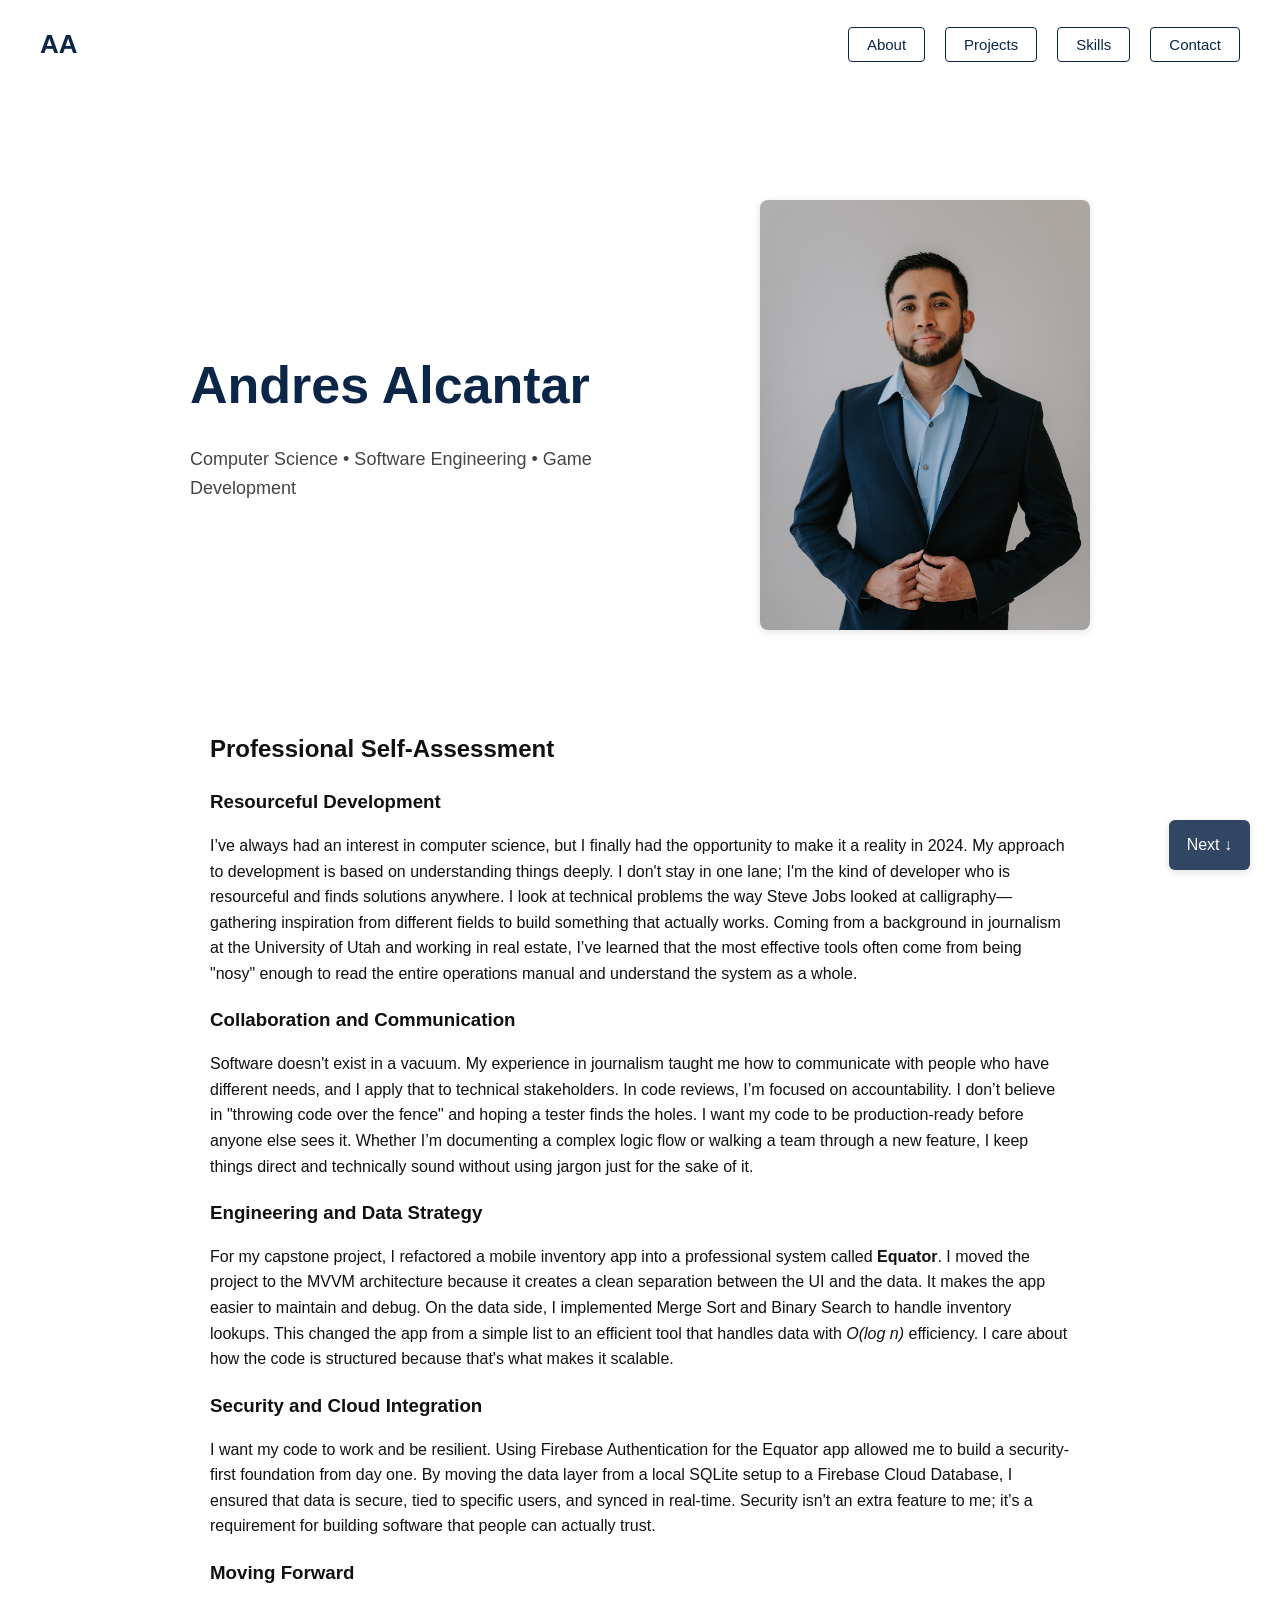
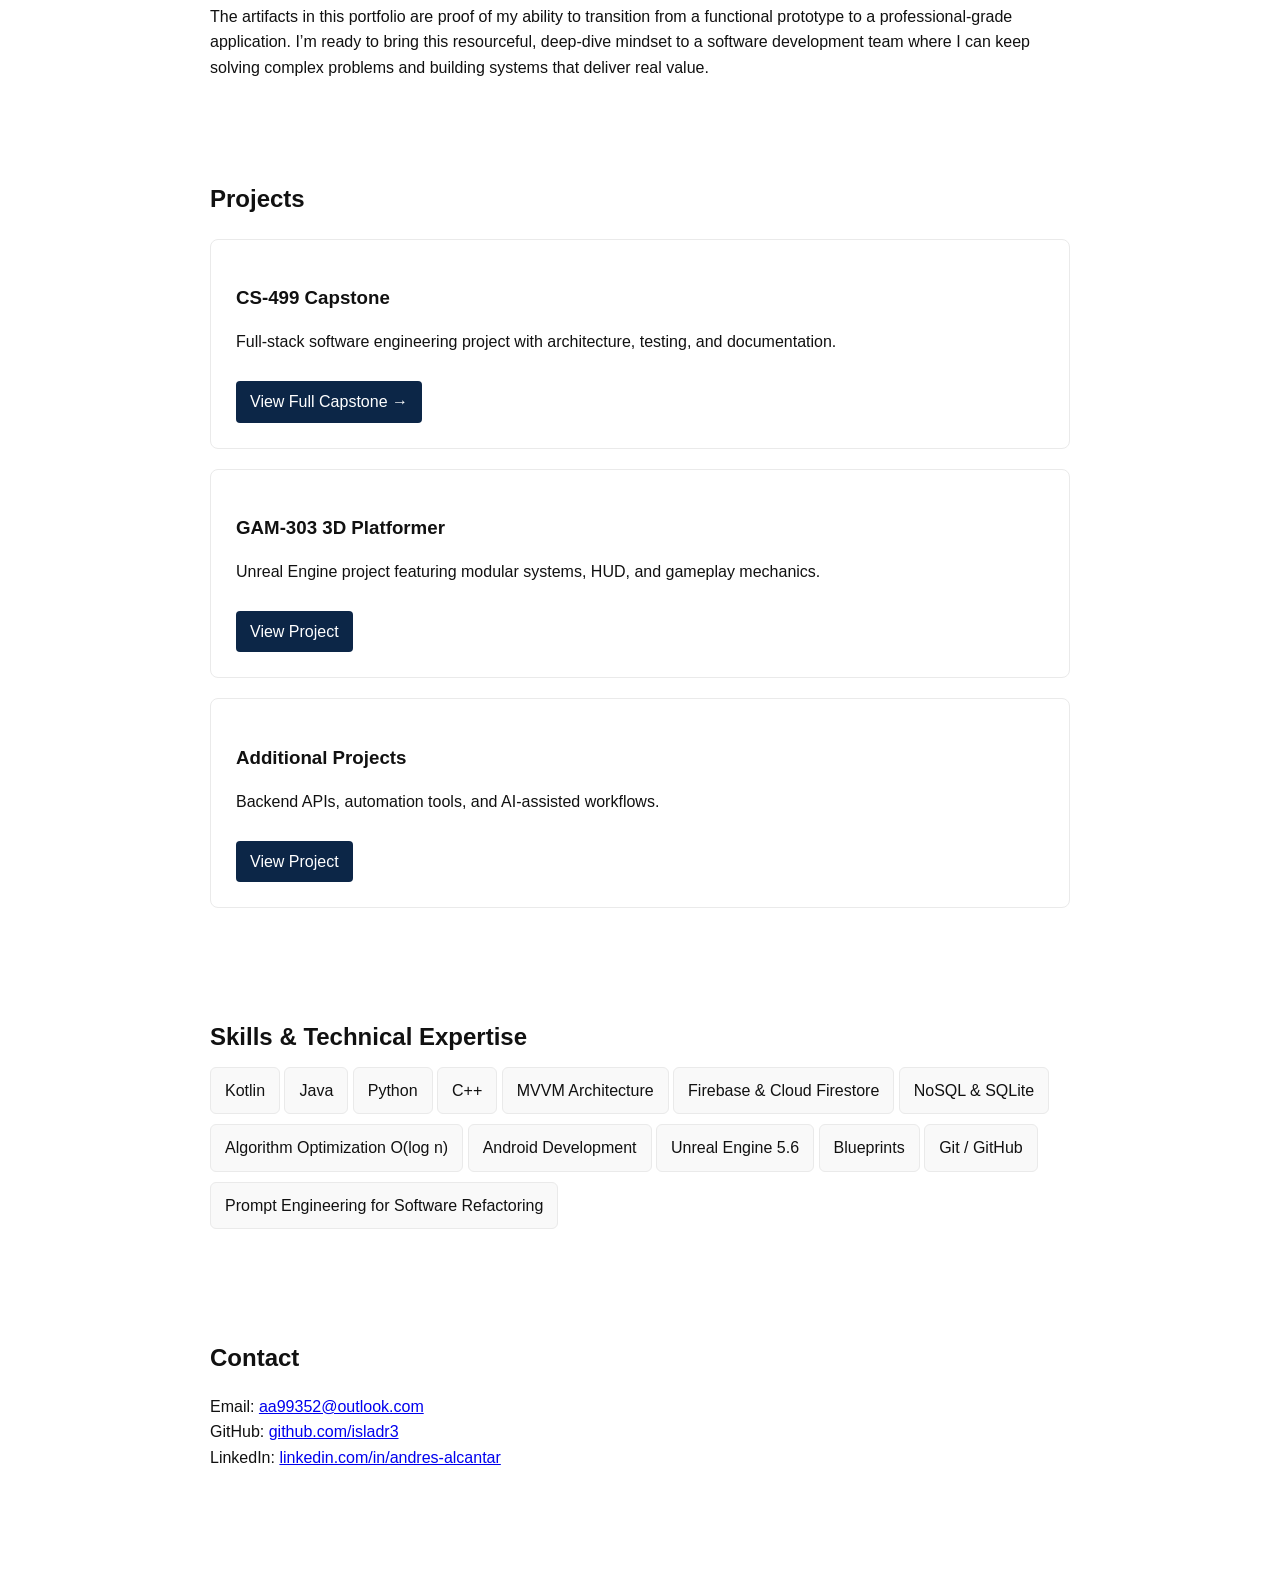
<file: index.html>
<!DOCTYPE html>
<html lang="en">
<head>
    <meta charset="UTF-8">
    <meta name="viewport" content="width=device-width, initial-scale=1.0">
    <title>Andres Alcantar | Portfolio</title>
    <link rel="stylesheet" href="style.css">
</head>
<body>

    <!-- NAVBAR -->
    <nav>
        <div class="logo">AA</div>
        <ul>
            <li><a href="#about">About</a></li>
            <li><a href="#projects">Projects</a></li>
            <li><a href="#skills">Skills</a></li>
            <li><a href="#contact">Contact</a></li>
        </ul>
    </nav>

    <!-- COMPACT HERO -->
<header id="hero" class="hero">
    <div class="hero-container">
        
        <div class="hero-text">
            <h1>Andres Alcantar</h1>
            <p>Computer Science • Software Engineering • Game Development</p>
        </div>

        <img src="assets/images/headshot.jpeg" alt="Andres Alcantar Headshot" class="headshot">
    </div>
</header>



    <!-- ABOUT -->
 <section id="about" class="section hidden">
        <h2>Professional Self-Assessment</h2>
        
        <div class="assessment-content">
            <h3>Resourceful Development</h3>
            <p>
                I’ve always had an interest in computer science, but I finally had the opportunity to make it a reality in 2024. My approach to development is based on understanding things deeply. I don't stay in one lane; I'm the kind of developer who is resourceful and finds solutions anywhere. I look at technical problems the way Steve Jobs looked at calligraphy—gathering inspiration from different fields to build something that actually works. Coming from a background in journalism at the University of Utah and working in real estate, I’ve learned that the most effective tools often come from being "nosy" enough to read the entire operations manual and understand the system as a whole.
            </p>

            <h3>Collaboration and Communication</h3>
            <p>
                Software doesn't exist in a vacuum. My experience in journalism taught me how to communicate with people who have different needs, and I apply that to technical stakeholders. In code reviews, I’m focused on accountability. I don’t believe in "throwing code over the fence" and hoping a tester finds the holes. I want my code to be production-ready before anyone else sees it. Whether I’m documenting a complex logic flow or walking a team through a new feature, I keep things direct and technically sound without using jargon just for the sake of it.
            </p>

            <h3>Engineering and Data Strategy</h3>
            <p>
                For my capstone project, I refactored a mobile inventory app into a professional system called <strong>Equator</strong>. I moved the project to the MVVM architecture because it creates a clean separation between the UI and the data. It makes the app easier to maintain and debug. On the data side, I implemented Merge Sort and Binary Search to handle inventory lookups. This changed the app from a simple list to an efficient tool that handles data with <em>O(log n)</em> efficiency. I care about how the code is structured because that's what makes it scalable.
            </p>

            <h3>Security and Cloud Integration</h3>
            <p>
                I want my code to work and be resilient. Using Firebase Authentication for the Equator app allowed me to build a security-first foundation from day one. By moving the data layer from a local SQLite setup to a Firebase Cloud Database, I ensured that data is secure, tied to specific users, and synced in real-time. Security isn't an extra feature to me; it’s a requirement for building software that people can actually trust.
            </p>

            <h3>Moving Forward</h3>
            <p>
                The artifacts in this portfolio are proof of my ability to transition from a functional prototype to a professional-grade application. I’m ready to bring this resourceful, deep-dive mindset to a software development team where I can keep solving complex problems and building systems that deliver real value.
            </p>
        </div>
    </section>

    <!-- PROJECTS -->
    <section id="projects" class="section hidden">
        <h2>Projects</h2>

        <div class="project-card">
            <h3>CS‑499 Capstone</h3>
            <p>Full‑stack software engineering project with architecture, testing, and documentation.</p>
<a class="btn" href="capstone.html">View Full Capstone →</a>
        </div>

        <div class="project-card">
            <h3>GAM‑303 3D Platformer</h3>
            <p>Unreal Engine project featuring modular systems, HUD, and gameplay mechanics.</p>
            <a href="#" class="btn">View Project</a>
        </div>

        <div class="project-card">
            <h3>Additional Projects</h3>
            <p>Backend APIs, automation tools, and AI‑assisted workflows.</p>
            <a href="#" class="btn">View Project</a>
        </div>
    </section>

<!-- SKILLS -->
<section id="skills" class="section">
    <h2>Skills & Technical Expertise</h2>
    <div class="skills-grid">
        <div class="skill-badge">Kotlin</div>
        <div class="skill-badge">Java</div>
        <div class="skill-badge">Python</div>
        <div class="skill-badge">C++</div>
        
        <div class="skill-badge">MVVM Architecture</div>
        <div class="skill-badge">Firebase & Cloud Firestore</div>
        <div class="skill-badge">NoSQL & SQLite</div>
        <div class="skill-badge">Algorithm Optimization O(log n)</div>
        
        <div class="skill-badge">Android Development</div>
        <div class="skill-badge">Unreal Engine 5.6</div>
        <div class="skill-badge">Blueprints</div>
        
        <div class="skill-badge">Git / GitHub</div>
        <div class="skill-badge">Prompt Engineering for Software Refactoring</div>
    </div>
</section>

    <!-- CONTACT -->
<section id="contact" class="section">
    <h2>Contact</h2>
    <p>
        Email: <a href="mailto:aa99352@outlook.com">aa99352@outlook.com</a><br>
        GitHub: <a href="https://github.com/isladr3" target="_blank">github.com/isladr3</a><br>
        LinkedIn: <a href="https://www.linkedin.com/in/andres-alcantar/" target="_blank">linkedin.com/in/andres-alcantar</a>
    </p>
</section>

    <a id="next-section-btn" class="floating-next">Next ↓</a>


    <script src="script.js"></script>
</body>
</html>
</file>
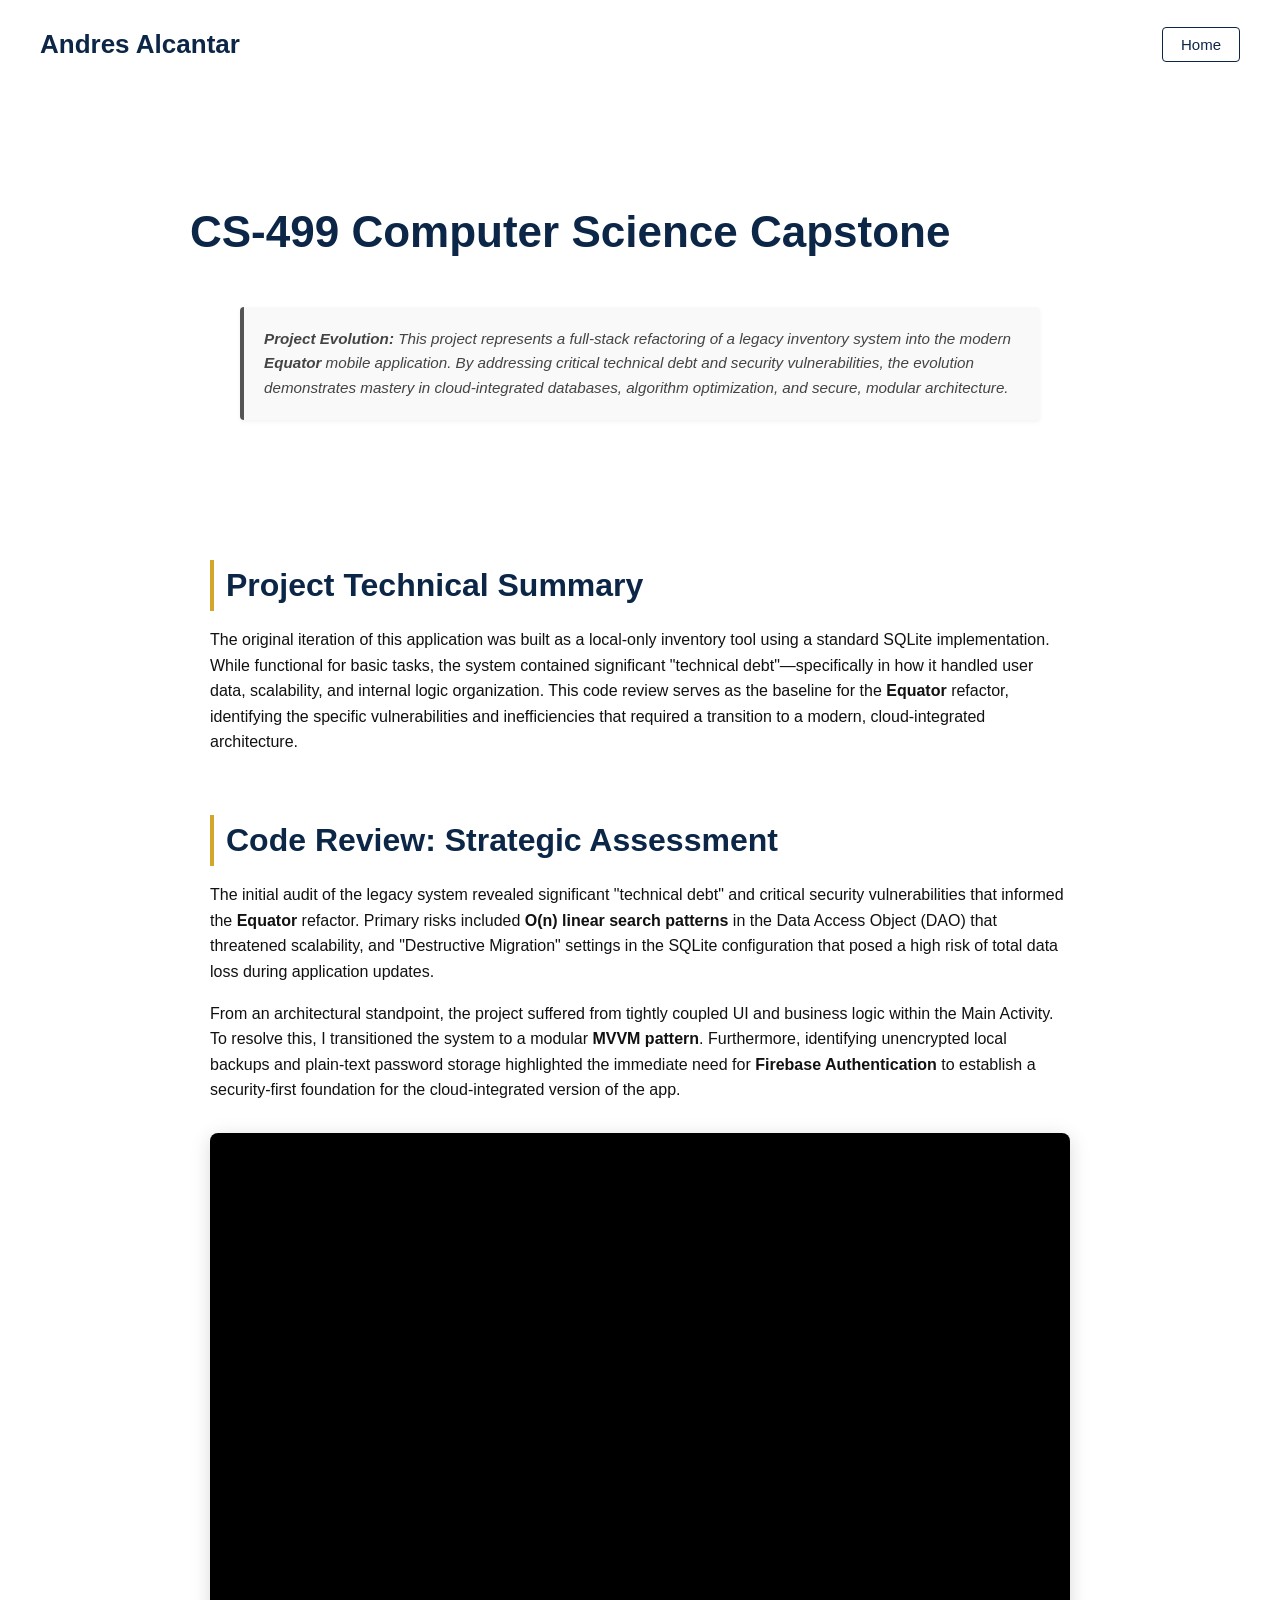
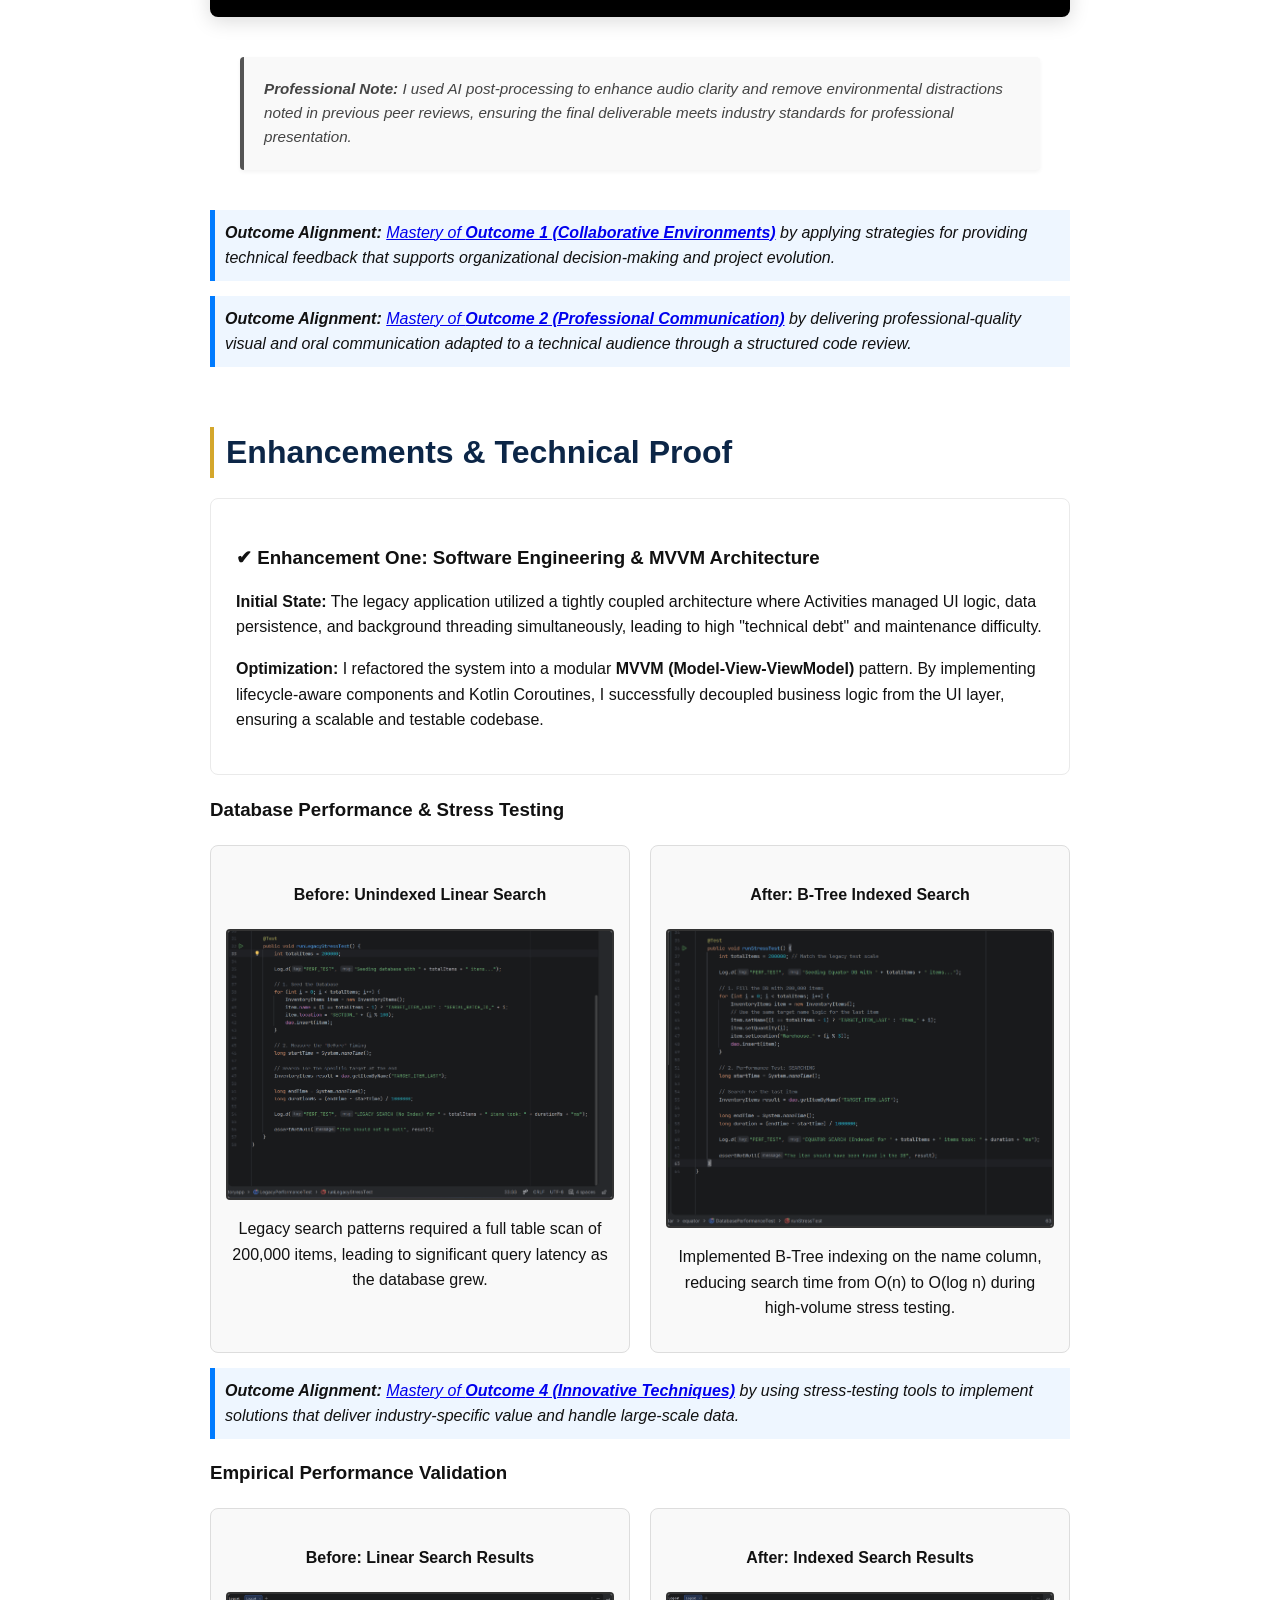
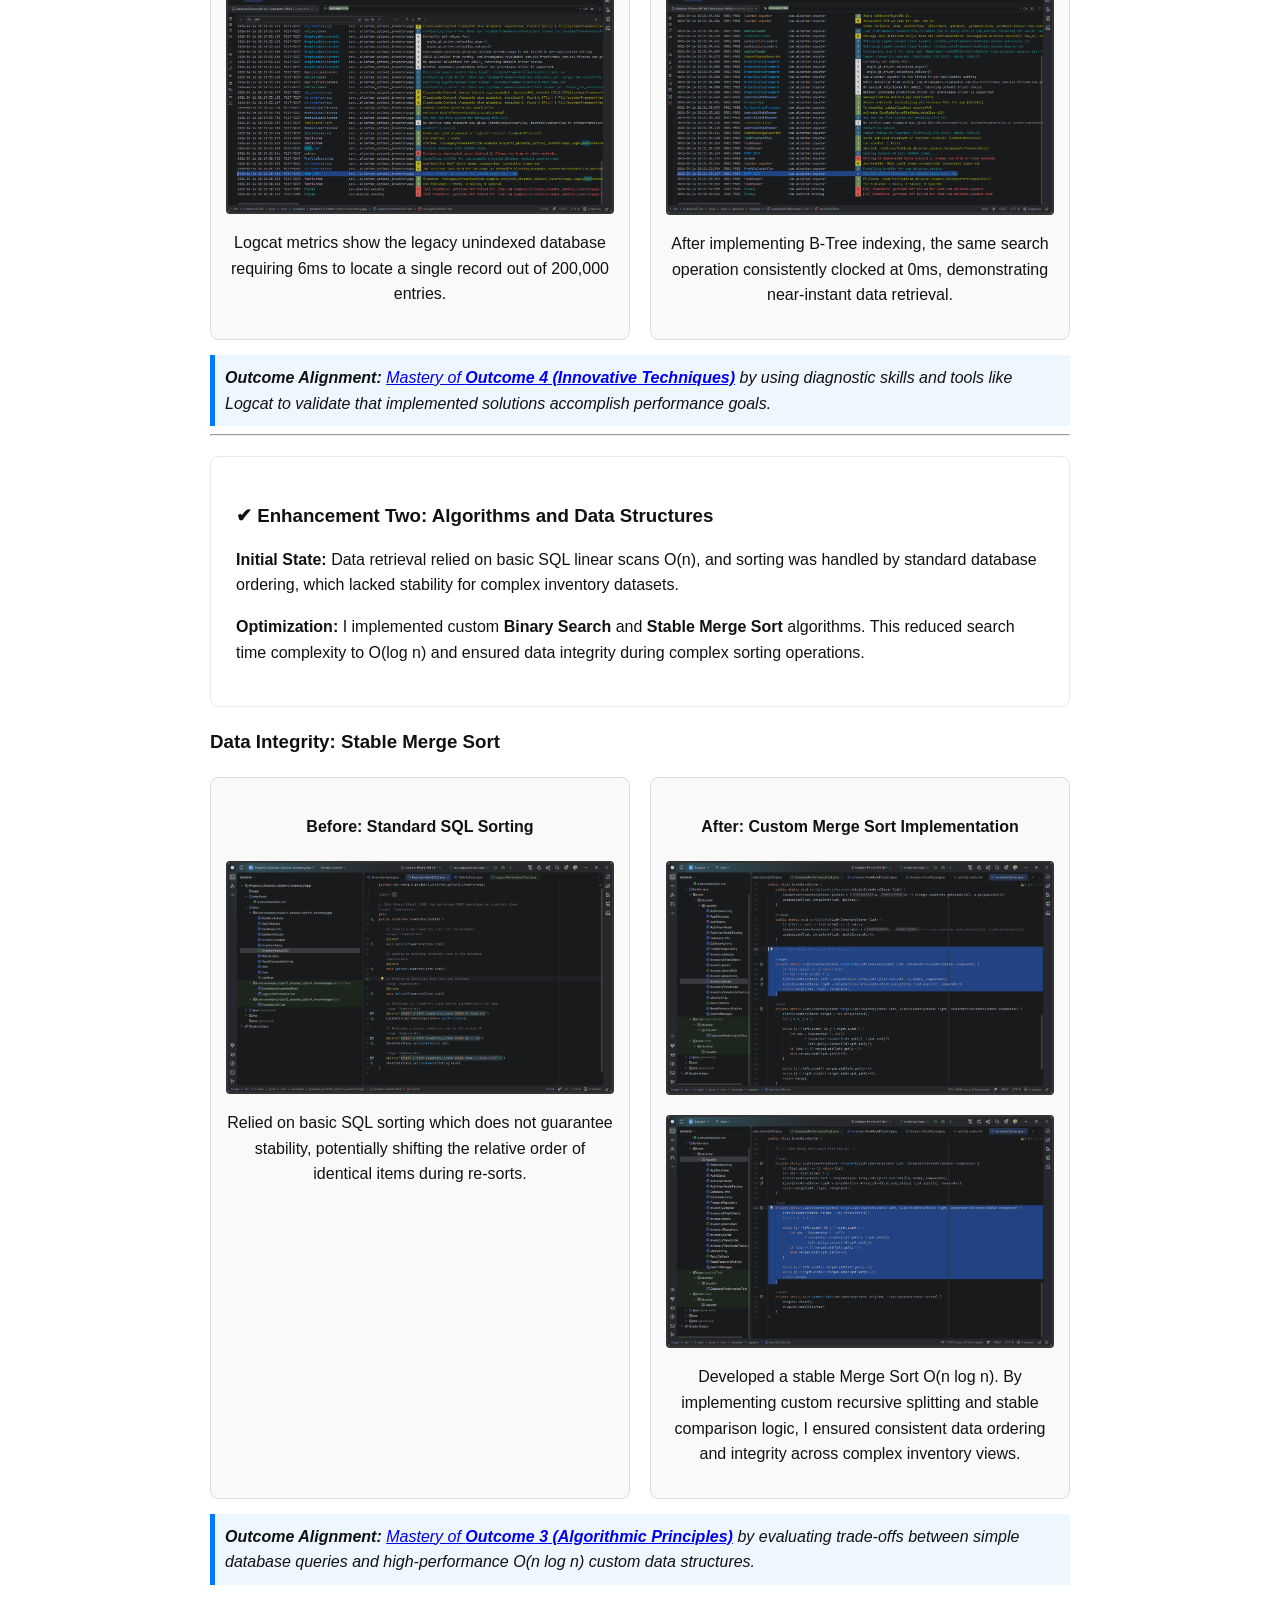
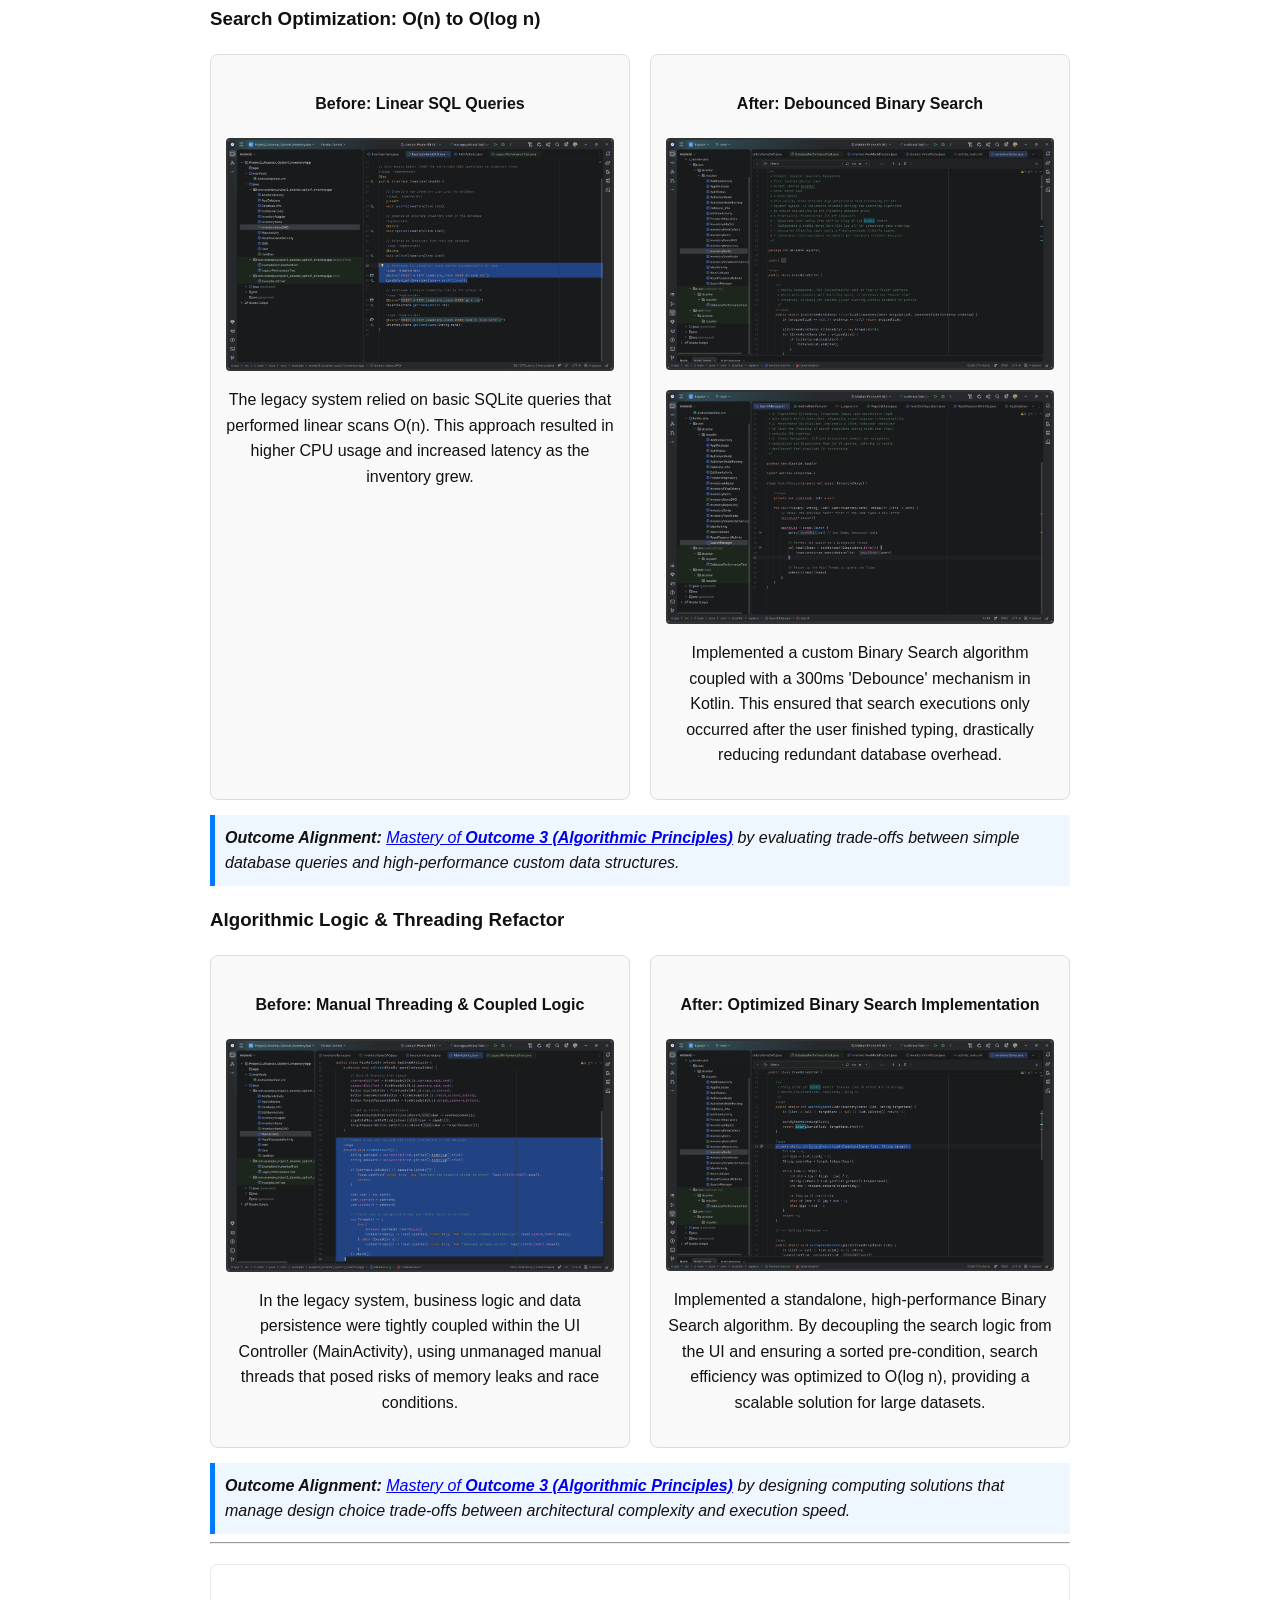
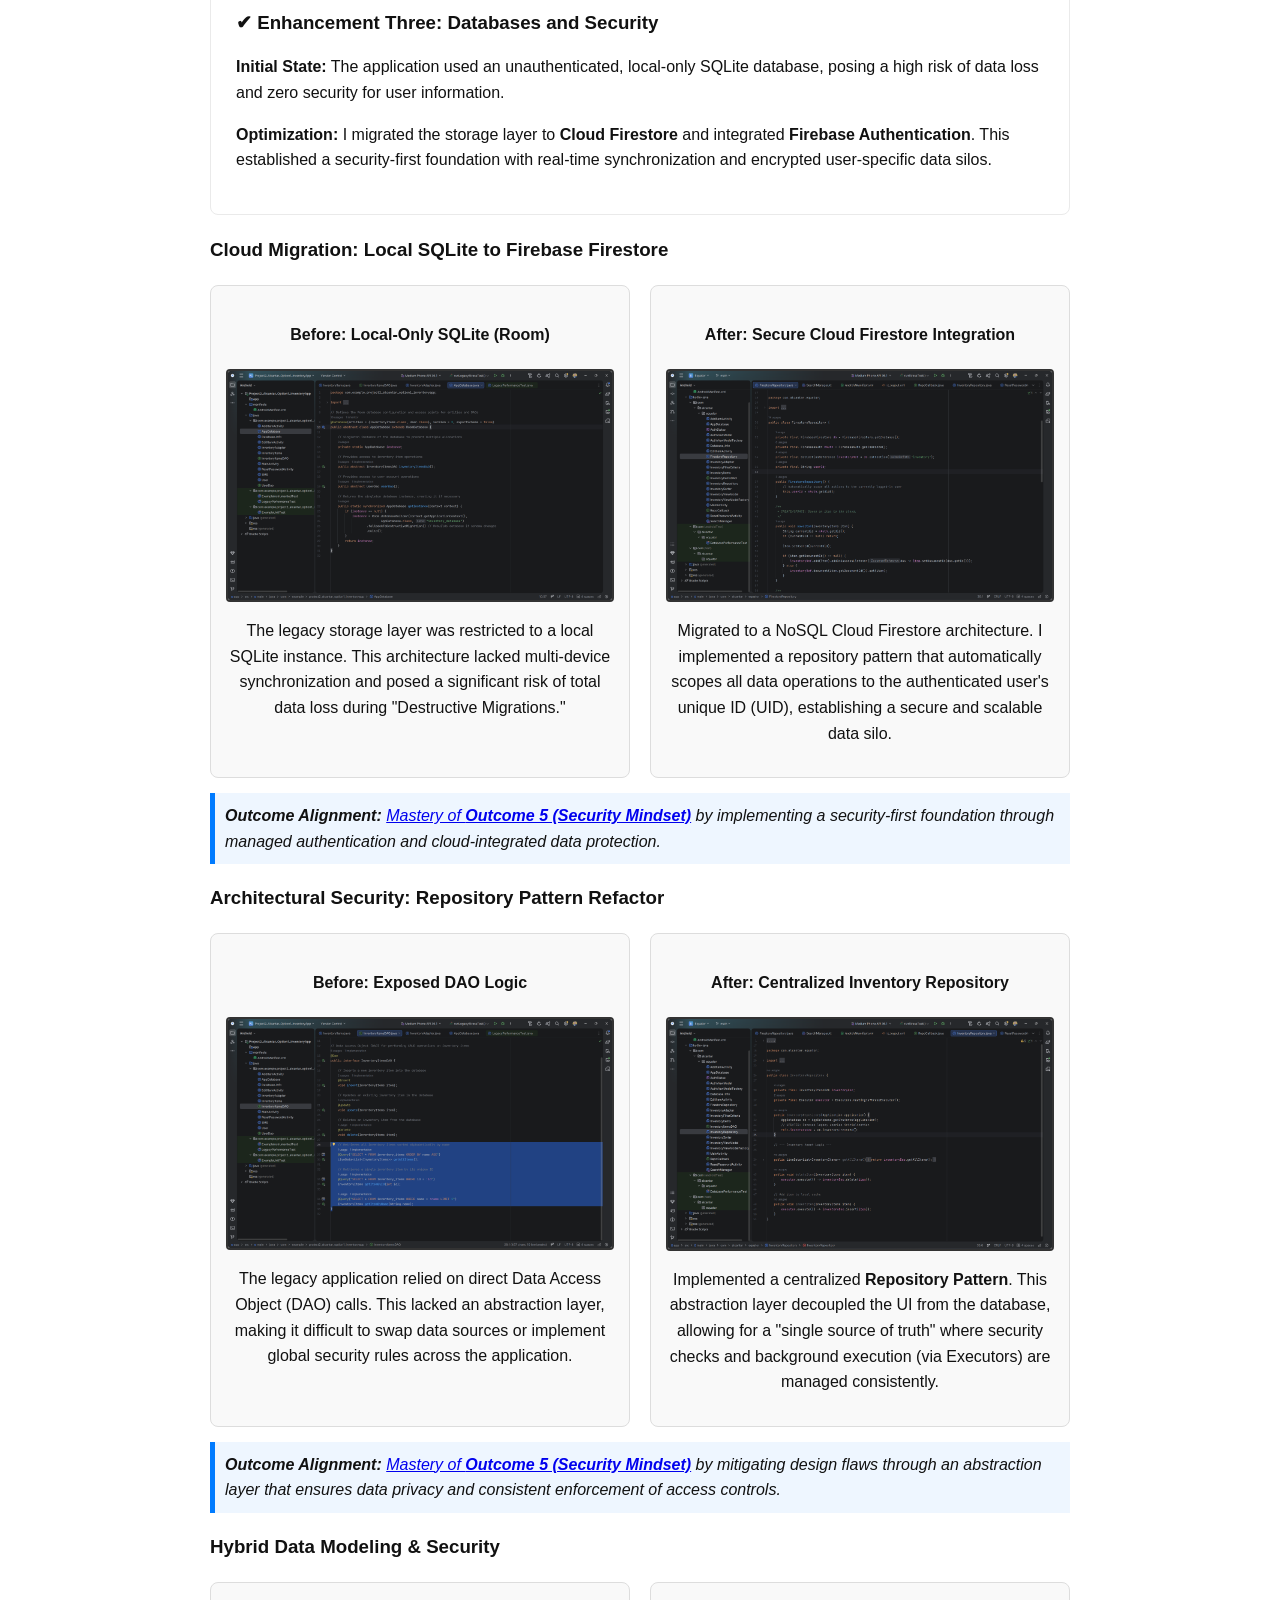
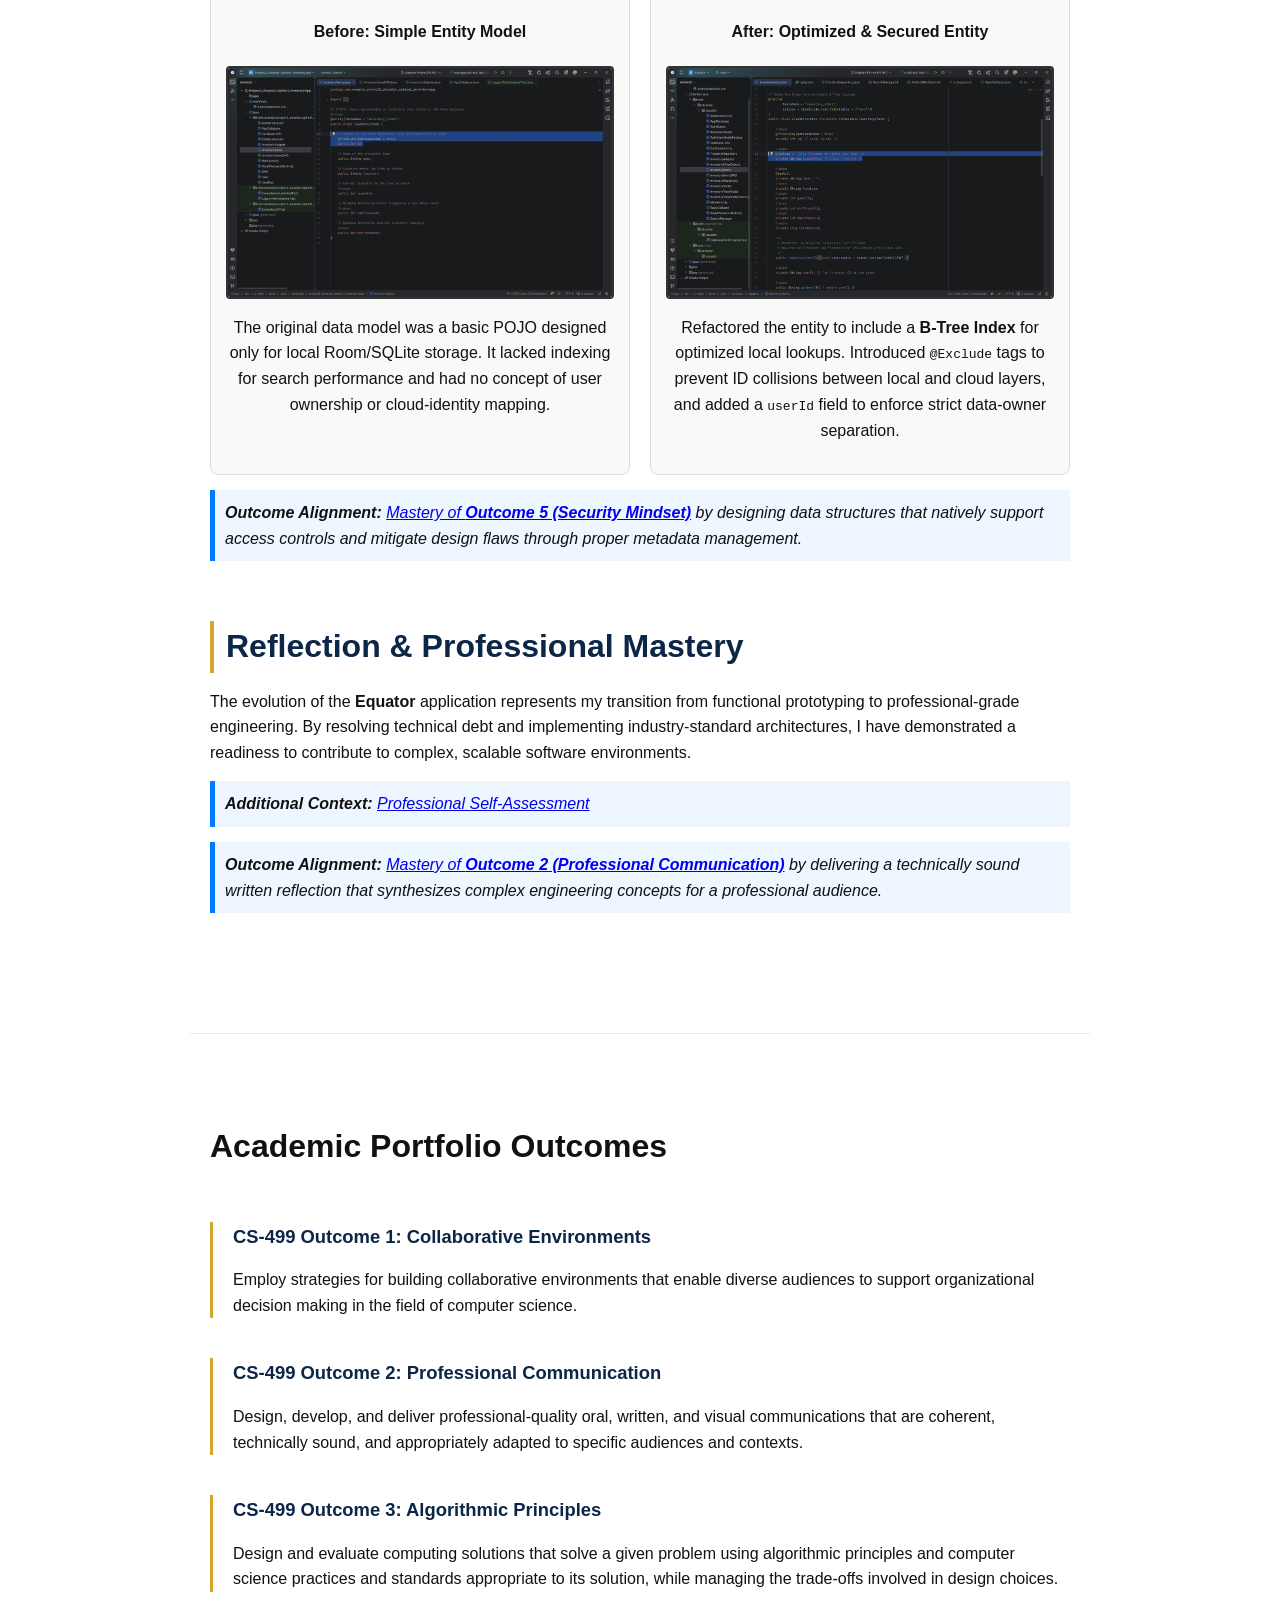
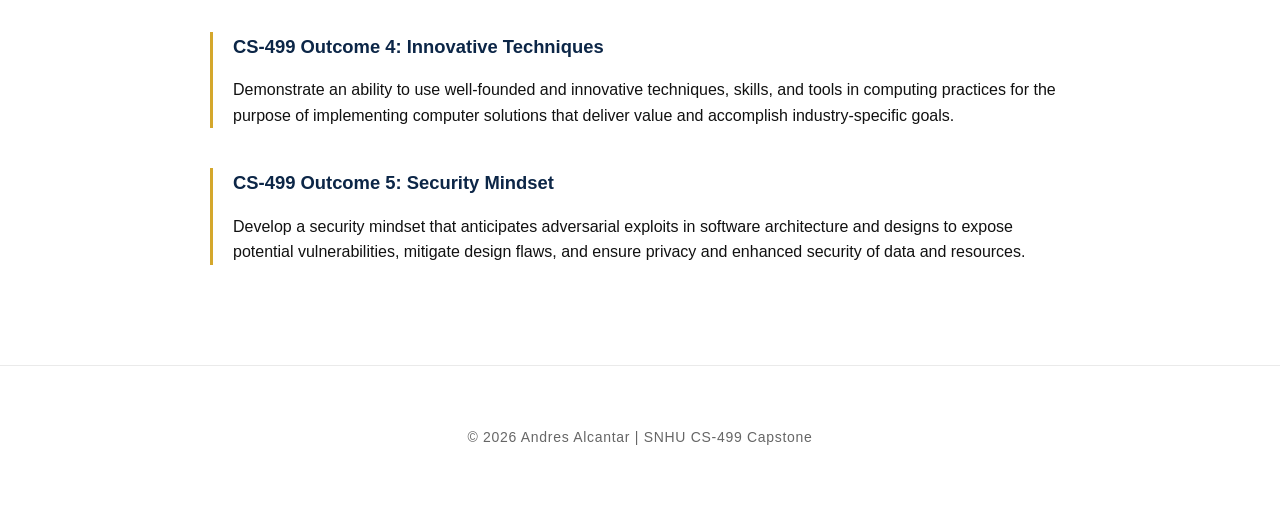
<file: capstone.html>
<!DOCTYPE html>
<html lang="en">
<head>
    <meta charset="UTF-8" />
    <meta name="viewport" content="width=device-width, initial-scale=1.0" />
    <title>CS-499 Capstone | Andres Alcantar</title>
    <link rel="stylesheet" href="style.css" />
</head>

<body>

<!-- NAVBAR -->
<nav>
    <div class="logo">Andres Alcantar</div>
    <ul>
        <li><a href="index.html">Home</a></li>
    </ul>
</nav>

<!-- HERO -->
<section class="capstone-hero">
    <h1>CS‑499 Computer Science Capstone</h1>
<p class="post-production-note">
        <strong>Project Evolution:</strong> This project represents a full-stack refactoring of a legacy inventory system into the modern <strong>Equator</strong> mobile application. By addressing critical technical debt and security vulnerabilities, the evolution demonstrates mastery in cloud-integrated databases, algorithm optimization, and secure, modular architecture.
    </p>
</section>


<!-- SECTION: OVERVIEW -->
<section class="capstone-section">
<h2>Project Technical Summary</h2>
    <p>
        The original iteration of this application was built as a local-only inventory tool using a 
        standard SQLite implementation. While functional for basic tasks, the system contained 
        significant "technical debt"—specifically in how it handled user data, scalability, and 
        internal logic organization. This code review serves as the baseline for the 
        <strong>Equator</strong> refactor, identifying the specific vulnerabilities and 
        inefficiencies that required a transition to a modern, cloud-integrated architecture.
    </p>
</section>

<section class="capstone-section">
    <h2>Code Review: Strategic Assessment</h2>
    <p>
        The initial audit of the legacy system revealed significant "technical debt" and critical 
        security vulnerabilities that informed the <strong>Equator</strong> refactor. Primary risks 
        included <strong>O(n) linear search patterns</strong> in the Data Access Object (DAO) 
        that threatened scalability, and "Destructive Migration" settings in the SQLite configuration 
        that posed a high risk of total data loss during application updates.
    </p>
    <p>
        From an architectural standpoint, the project suffered from tightly coupled UI and business logic 
        within the Main Activity. To resolve this, I transitioned the system to a modular 
        <strong>MVVM pattern</strong>. Furthermore, identifying unencrypted local backups and 
        plain-text password storage highlighted the immediate need for <strong>Firebase Authentication</strong> 
        to establish a security-first foundation for the cloud-integrated version of the app.
    </p>

 <div class="video-container" style="margin-top: 30px; position: relative; padding-bottom: 56.25%; height: 0; overflow: hidden; max-width: 100%; background: #000;">
        <iframe 
            src="https://www.youtube.com/embed/EOlng6eZBLw" 
            style="position: absolute; top: 0; left: 0; width: 100%; height: 100%; border: 0;" 
            allow="accelerometer; autoplay; clipboard-write; encrypted-media; gyroscope; picture-in-picture" 
            allowfullscreen>
        </iframe>
    </div>

    <p class="post-production-note" style="text-align: left;">
        <strong>Professional Note:</strong> I used AI post-processing to enhance audio clarity and remove environmental distractions noted in previous peer reviews, ensuring the final deliverable meets industry standards for professional presentation.
    </p>

    <div class="outcome-alignment">
        <strong>Outcome Alignment:</strong> 
        <a href="#outcome-1">Mastery of <strong>Outcome 1 (Collaborative Environments)</strong></a> 
        by applying strategies for providing technical feedback that supports organizational decision-making and project evolution.
    </div>

    <div class="outcome-alignment">
        <strong>Outcome Alignment:</strong> 
        <a href="#outcome-2">Mastery of <strong>Outcome 2 (Professional Communication)</strong></a> 
        by delivering professional-quality visual and oral communication adapted to a technical audience through a structured code review.
    </div>
</section>


<!-- SECTION: ENHANCEMENTS -->
<section class="capstone-section">
    <h2>Enhancements & Technical Proof</h2>

<div class="project-card">
    <h3>✔ Enhancement One: Software Engineering & MVVM Architecture</h3>
    <p><strong>Initial State:</strong> The legacy application utilized a tightly coupled architecture where Activities managed UI logic, data persistence, and background threading simultaneously, leading to high "technical debt" and maintenance difficulty.</p>
    <p><strong>Optimization:</strong> I refactored the system into a modular <strong>MVVM (Model-View-ViewModel)</strong> pattern. By implementing lifecycle-aware components and Kotlin Coroutines, I successfully decoupled business logic from the UI layer, ensuring a scalable and testable codebase.</p>
</div>

<div class="enhancement-sub-section">
    <h3>Database Performance & Stress Testing</h3>
    
    <div class="comparison-container">
        <div class="before-box">
            <h4>Before: Unindexed Linear Search</h4>
            <img src="assets/images/enhancement1abefore.png" alt="Legacy Stress Test (No Index)" onclick="enlargeImage(this)">
            <p>Legacy search patterns required a full table scan of 200,000 items, leading to significant query latency as the database grew.</p>
        </div>
        
        <div class="after-box">
            <h4>After: B-Tree Indexed Search</h4>
            <img src="assets/images/enhancement1aafter.png" alt="Enhanced Stress Test (Indexed)" onclick="enlargeImage(this)">
            <p>Implemented B-Tree indexing on the name column, reducing search time from O(n) to O(log n) during high-volume stress testing.</p>
        </div>
    </div>

<div class="outcome-alignment">
    <strong>Outcome Alignment:</strong> 
    <a href="#outcome-4">Mastery of <strong>Outcome 4 (Innovative Techniques)</strong></a> 
    by using stress-testing tools to implement solutions that deliver industry-specific value and handle large-scale data.
</div>

<div class="enhancement-sub-section">
    <h3>Empirical Performance Validation</h3>
    
    <div class="comparison-container">
        <div class="before-box">
            <h4>Before: Linear Search Results</h4>
            <img src="assets/images/enhancement1bbefore.png" alt="Logcat showing 6ms search time" onclick="enlargeImage(this)">
            <p>Logcat metrics show the legacy unindexed database requiring 6ms to locate a single record out of 200,000 entries.</p>
        </div>
        
        <div class="after-box">
            <h4>After: Indexed Search Results</h4>
            <img src="assets/images/enhancement1bafter.png" alt="Logcat showing 0ms search time" onclick="enlargeImage(this)">
            <p>After implementing B-Tree indexing, the same search operation consistently clocked at 0ms, demonstrating near-instant data retrieval.</p>
        </div>
    </div>

<div class="outcome-alignment">
    <strong>Outcome Alignment:</strong> 
    <a href="#outcome-4">Mastery of <strong>Outcome 4 (Innovative Techniques)</strong></a> 
    by using diagnostic skills and tools like Logcat to validate that implemented solutions accomplish performance goals.
</div>

<hr class="section-divider">

    <div class="project-card">
        <h3>✔ Enhancement Two: Algorithms and Data Structures</h3>
        <p><strong>Initial State:</strong> Data retrieval relied on basic SQL linear scans O(n), and sorting was handled by standard database ordering, which lacked stability for complex inventory datasets.</p>
        <p><strong>Optimization:</strong> I implemented custom <strong>Binary Search</strong> and <strong>Stable Merge Sort</strong> algorithms. This reduced search time complexity to O(log n) and ensured data integrity during complex sorting operations.</p>
    </div>

    <div class="enhancement-sub-section">
    <h3>Data Integrity: Stable Merge Sort</h3>
    
    <div class="comparison-container">
        <div class="before-box">
            <h4>Before: Standard SQL Sorting</h4>
            <img src="assets/images/enhancement2abefore.png" alt="Legacy SQL Order By" onclick="enlargeImage(this)">
            <p>Relied on basic SQL sorting which does not guarantee stability, potentially shifting the relative order of identical items during re-sorts.</p>
        </div>
        
        <div class="after-box">
            <h4>After: Custom Merge Sort Implementation</h4>
            
            <img src="assets/images/enhancement2aafter1.png" alt="Merge Sort Recursive Logic" onclick="enlargeImage(this)" style="margin-bottom: 20px;">
            
            <img src="assets/images/enhancement2aafter2.png" alt="Stable Merging Comparison" onclick="enlargeImage(this)">
            
            <p>Developed a stable Merge Sort O(n log n). By implementing custom recursive splitting and stable comparison logic, I ensured consistent data ordering and integrity across complex inventory views.</p>
        </div>
    </div>

<div class="outcome-alignment">
    <strong>Outcome Alignment:</strong> 
    <a href="#outcome-3">Mastery of <strong>Outcome 3 (Algorithmic Principles)</strong></a> 
    by evaluating trade-offs between simple database queries and high-performance O(n log n) custom data structures.
</div>

<div class="enhancement-sub-section">
    <h3>Search Optimization: O(n) to O(log n)</h3>
    
    <div class="comparison-container">
        <div class="before-box">
            <h4>Before: Linear SQL Queries</h4>
            <img src="assets/images/enhancement2bbefore.png" alt="Legacy SQL DAO Query" onclick="enlargeImage(this)">
            <p>The legacy system relied on basic SQLite queries that performed linear scans O(n). This approach resulted in higher CPU usage and increased latency as the inventory grew.</p>
        </div>
        
        <div class="after-box">
            <h4>After: Debounced Binary Search</h4>
            
            <img src="assets/images/enhancement2bafter1.png" alt="InventorySorter Header and Docs" onclick="enlargeImage(this)" style="margin-bottom: 20px;">
            
            <img src="assets/images/enhancement2bafter2.png" alt="SearchManager Kotlin Implementation" onclick="enlargeImage(this)">
            
            <p>Implemented a custom Binary Search algorithm coupled with a 300ms 'Debounce' mechanism in Kotlin. This ensured that search executions only occurred after the user finished typing, drastically reducing redundant database overhead.</p>
        </div>
    </div>

    <div class="outcome-alignment">
        <strong>Outcome Alignment:</strong> 
        <a href="#outcome-3">Mastery of <strong>Outcome 3 (Algorithmic Principles)</strong></a> 
        by evaluating trade-offs between simple database queries and high-performance custom data structures.
    </div>
</div>

<div class="enhancement-sub-section">
    <h3>Algorithmic Logic & Threading Refactor</h3>
    
    <div class="comparison-container">
        <div class="before-box">
            <h4>Before: Manual Threading & Coupled Logic</h4>
            <img src="assets/images/enhancement2cbefore.png" alt="Legacy Manual Threading in MainActivity" onclick="enlargeImage(this)">
            <p>In the legacy system, business logic and data persistence were tightly coupled within the UI Controller (MainActivity), using unmanaged manual threads that posed risks of memory leaks and race conditions.</p>
        </div>
        
        <div class="after-box">
            <h4>After: Optimized Binary Search Implementation</h4>
            <img src="assets/images/enhancement2cafter.png" alt="Custom Binary Search Algorithm Implementation" onclick="enlargeImage(this)">
            <p>Implemented a standalone, high-performance Binary Search algorithm. By decoupling the search logic from the UI and ensuring a sorted pre-condition, search efficiency was optimized to O(log n), providing a scalable solution for large datasets.</p>
        </div>
    </div>

    <div class="outcome-alignment">
        <strong>Outcome Alignment:</strong> 
        <a href="#outcome-3">Mastery of <strong>Outcome 3 (Algorithmic Principles)</strong></a> 
        by designing computing solutions that manage design choice trade-offs between architectural complexity and execution speed.
    </div>
</div>

<hr class="section-divider">

    <div class="project-card">
        <h3>✔ Enhancement Three: Databases and Security</h3>
        <p><strong>Initial State:</strong> The application used an unauthenticated, local-only SQLite database, posing a high risk of data loss and zero security for user information.</p>
        <p><strong>Optimization:</strong> I migrated the storage layer to <strong>Cloud Firestore</strong> and integrated <strong>Firebase Authentication</strong>. This established a security-first foundation with real-time synchronization and encrypted user-specific data silos.</p>
    </div>

    <div class="enhancement-sub-section">
    <h3>Cloud Migration: Local SQLite to Firebase Firestore</h3>
    
    <div class="comparison-container">
        <div class="before-box">
            <h4>Before: Local-Only SQLite (Room)</h4>
            <img src="assets/images/enhancement3abefore.png" alt="Legacy AppDatabase SQLite Logic" onclick="enlargeImage(this)">
            <p>The legacy storage layer was restricted to a local SQLite instance. This architecture lacked multi-device synchronization and posed a significant risk of total data loss during "Destructive Migrations."</p>
        </div>
        
        <div class="after-box">
            <h4>After: Secure Cloud Firestore Integration</h4>
            <img src="assets/images/enhancement3aafter.png" alt="Enhanced FirestoreRepository Implementation" onclick="enlargeImage(this)">
            <p>Migrated to a NoSQL Cloud Firestore architecture. I implemented a repository pattern that automatically scopes all data operations to the authenticated user's unique ID (UID), establishing a secure and scalable data silo.</p>
        </div>
    </div>

    <div class="outcome-alignment">
        <strong>Outcome Alignment:</strong> 
        <a href="#outcome-5">Mastery of <strong>Outcome 5 (Security Mindset)</strong></a> 
        by implementing a security-first foundation through managed authentication and cloud-integrated data protection.
    </div>
</div>

<div class="enhancement-sub-section">
    <h3>Architectural Security: Repository Pattern Refactor</h3>
    
    <div class="comparison-container">
        <div class="before-box">
            <h4>Before: Exposed DAO Logic</h4>
            <img src="assets/images/enhancement3bbefore.png" alt="Legacy InventoryItemsDAO Interface" onclick="enlargeImage(this)">
            <p>The legacy application relied on direct Data Access Object (DAO) calls. This lacked an abstraction layer, making it difficult to swap data sources or implement global security rules across the application.</p>
        </div>
        
        <div class="after-box">
            <h4>After: Centralized Inventory Repository</h4>
            <img src="assets/images/enhancement3bafter.png" alt="Enhanced InventoryRepository Logic" onclick="enlargeImage(this)">
            <p>Implemented a centralized <strong>Repository Pattern</strong>. This abstraction layer decoupled the UI from the database, allowing for a "single source of truth" where security checks and background execution (via Executors) are managed consistently.</p>
        </div>
    </div>

    <div class="outcome-alignment">
        <strong>Outcome Alignment:</strong> 
        <a href="#outcome-5">Mastery of <strong>Outcome 5 (Security Mindset)</strong></a> 
        by mitigating design flaws through an abstraction layer that ensures data privacy and consistent enforcement of access controls.
    </div>
</div>

<div class="enhancement-sub-section">
    <h3>Hybrid Data Modeling & Security</h3>
    
    <div class="comparison-container">
        <div class="before-box">
            <h4>Before: Simple Entity Model</h4>
            <img src="assets/images/enhancement3cbefore.png" alt="Legacy InventoryItems Entity" onclick="enlargeImage(this)">
            <p>The original data model was a basic POJO designed only for local Room/SQLite storage. It lacked indexing for search performance and had no concept of user ownership or cloud-identity mapping.</p>
        </div>
        
        <div class="after-box">
            <h4>After: Optimized & Secured Entity</h4>
            <img src="assets/images/enhancement3cafter.png" alt="Enhanced InventoryItems with Indices and Firebase Tags" onclick="enlargeImage(this)">
            <p>Refactored the entity to include a <strong>B-Tree Index</strong> for optimized local lookups. Introduced <code>@Exclude</code> tags to prevent ID collisions between local and cloud layers, and added a <code>userId</code> field to enforce strict data-owner separation.</p>
        </div>
    </div>

    <div class="outcome-alignment">
        <strong>Outcome Alignment:</strong> 
        <a href="#outcome-5">Mastery of <strong>Outcome 5 (Security Mindset)</strong></a> 
        by designing data structures that natively support access controls and mitigate design flaws through proper metadata management.
    </div>
</div>


<div id="imageOverlay" class="overlay" onclick="closeImage()">
    <span class="close-btn">&times;</span>
    <img class="overlay-content" id="fullImage">
    <div id="caption"></div>
</div>
</section>

<!-- SECTION: REFLECTION -->
<section class="capstone-section">
    <h2>Reflection & Professional Mastery</h2>
    <p>
        The evolution of the <strong>Equator</strong> application represents my transition from 
        functional prototyping to professional-grade engineering. By resolving technical debt and 
        implementing industry-standard architectures, I have demonstrated a readiness to contribute 
        to complex, scalable software environments.
    </p>
    
<div class="outcome-alignment">
        <strong>Additional Context:</strong> 
        <a href="index.html#self-assessment">Professional Self-Assessment</a>
    </div>

    <div class="outcome-alignment">
    <strong>Outcome Alignment:</strong> 
    <a href="#outcome-2">Mastery of <strong>Outcome 2 (Professional Communication)</strong></a> 
    by delivering a technically sound written reflection that synthesizes complex engineering concepts for a professional audience.
</div>
</section>

<section id="outcomes" class="section outcomes-grid">
    <h2>Academic Portfolio Outcomes</h2>
    
    <div class="outcome-item" id="outcome-1">
        <strong>CS-499 Outcome 1: Collaborative Environments</strong>
   <p>Employ strategies for building collaborative environments that enable diverse audiences to support organizational decision making in the field of computer science.</p></div>

    <div class="outcome-item" id="outcome-2">
        <strong>CS-499 Outcome 2: Professional Communication</strong>
   <p>Design, develop, and deliver professional-quality oral, written, and visual communications that are coherent, technically sound, and appropriately adapted to specific audiences and contexts.</p> </div>

    <div class="outcome-item" id="outcome-3">
        <strong>CS-499 Outcome 3: Algorithmic Principles</strong>
    <p>Design and evaluate computing solutions that solve a given problem using algorithmic principles and computer science practices and standards appropriate to its solution, while managing the trade-offs involved in design choices.</p></div>

    <div class="outcome-item" id="outcome-4">
        <strong>CS-499 Outcome 4: Innovative Techniques</strong>
    <p>Demonstrate an ability to use well-founded and innovative techniques, skills, and tools in computing practices for the purpose of implementing computer solutions that deliver value and accomplish industry-specific goals.</p></div>

    <div class="outcome-item" id="outcome-5">
        <strong>CS-499 Outcome 5: Security Mindset</strong>
     <p>Develop a security mindset that anticipates adversarial exploits in software architecture and designs to expose potential vulnerabilities, mitigate design flaws, and ensure privacy and enhanced security of data and resources.</p> </div>
</section>

<!-- FOOTER -->
<footer class="capstone-footer">
    © 2026 Andres Alcantar | SNHU CS‑499 Capstone
</footer>


<script>
        function enlargeImage(img) {
            var overlay = document.getElementById("imageOverlay");
            var fullImg = document.getElementById("fullImage");
            var captionText = document.getElementById("caption");
            
            overlay.style.display = "flex";
            fullImg.src = img.src;
            captionText.innerHTML = img.alt;
        }

        function closeImage() {
            document.getElementById("imageOverlay").style.display = "none";
        }
    </script>
</body>
</html>
</file>
<file: style.css>
/* ================================
   1. GLOBAL SETTINGS & VARIABLES
   ================================ */
:root {
    --navy: #0C2647;
    --gold: #D4A72C;
    --text-dark: #111111;
    --text-gray: #444444;
    --border-gray: #eaeaea;
}

*, *::before, *::after {
    box-sizing: border-box; /* Essential for padding/borders */
}

html {
    scroll-behavior: smooth;
}

body {
    margin: 0;
    font-family: 'Inter', sans-serif;
    background: #ffffff;
    color: var(--text-dark);
    line-height: 1.6;
    overflow-x: hidden;
}

h1, h2, h3 {
    font-weight: 600;
    margin-bottom: 10px;
}

.section {
    max-width: 900px;
    margin: 100px auto; /* Increased from 80px to 100px */
    padding: 0 20px;
}

/* ================================
   2. NAVIGATION
   ================================ */
nav {
    position: fixed;
    top: 0;
    width: 100%;
    height: 90px; 
    padding: 20px 40px;
    display: flex;
    justify-content: space-between;
    align-items: center;
    z-index: 1000;
    transition: all 0.4s ease;
    background: #ffffff; 
}

nav .logo {
    font-size: 26px;
    font-weight: 700;
    color: var(--navy);
}

nav ul {
    list-style: none;
    display: flex;
    gap: 20px;
    margin: 0;
    padding: 0;
}

/* Base Button Style */
nav a {
    color: var(--navy);
    padding: 8px 18px; /* Slightly wider for better proportion */
    border: 1px solid var(--navy);
    border-radius: 4px;
    text-decoration: none;
    background: transparent;
    transition: all 0.3s ease;
    font-weight: 500;
    font-size: 15px;
}

/* Hover Effect: Navy fill with White text */
nav a:hover {
    background-color: var(--navy);
    color: #ffffff !important;
    border-color: var(--navy);
}

/* SCROLLED STATE */
nav.scrolled {
    background: var(--navy);
    height: 70px;
    box-shadow: 0 2px 10px rgba(0,0,0,0.15);
}

nav.scrolled .logo,
nav.scrolled a {
    color: #ffffff !important;
    border-color: #ffffff;
}

nav.scrolled a:hover {
    background-color: var(--gold);
    color: var(--navy) !important;
    border-color: var(--gold);
}

/* ================================
   3. HERO SECTION
   ================================ */
.hero {
    padding-top: 200px;
}

.hero-container {
    display: flex;
    align-items: center;
    justify-content: space-between;
    gap: 60px; /* Increased from 40px to 60px */
    max-width: 900px;
    margin: 0 auto;
}

.hero-text {
    flex: 1;
    text-align: left;
}

.hero-text h1 {
    font-size: 52px;
    margin-bottom: 8px;
    color: var(--navy);
}

.hero-text p {
    font-size: 18px;
    color: var(--text-gray);
}

.headshot {
    width: 330px;
    height: 430px;
    object-fit: cover;
    object-position: center top;
    border-radius: 8px;
    box-shadow: 0 2px 8px rgba(0,0,0,0.12);
}

/* ================================
   4. COMPONENTS (Cards, Buttons, Badges)
   ================================ */
.project-card {
    border: 1px solid var(--border-gray);
    padding: 25px;
    margin: 20px 0;
    border-radius: 8px;
    transition: border-color 0.3s ease;
    background: #fff;
}

.project-card:hover {
    border-color: var(--navy);
}

.btn {
    display: inline-block;
    margin-top: 10px;
    padding: 8px 14px;
    background: var(--navy);
    color: white;
    text-decoration: none;
    border-radius: 4px;
    transition: background 0.3s ease;
}

.btn:hover {
    background: var(--gold);
}

.skill-badge {
    display: inline-flex;
    justify-content: center;
    align-items: center;
    padding: 10px 14px;
    border: 1px solid var(--border-gray);
    border-radius: 6px;
    background: #f9f9f9;
    font-weight: 500;
    white-space: nowrap;
    margin-bottom: 10px; /* Prevents badges from touching when they wrap */
}

.skill-badge:hover {
    border-color: var(--navy);
    background: rgba(21, 58, 91, 0.08);
}

.floating-next {
    position: fixed;
    bottom: 30px;
    right: 30px;
    background: var(--navy);
    color: white;
    padding: 12px 18px;
    border-radius: 6px;
    text-decoration: none;
    font-weight: 500;
    box-shadow: 0 2px 8px rgba(0,0,0,0.15);
    transition: all 0.3s ease;
    opacity: 0.85;
    cursor: pointer;
    z-index: 20;
}

.floating-next:hover {
    background: var(--gold);
    opacity: 1;
}

/* ================================
   5. CAPSTONE PAGE STYLING
   ================================ */
.capstone-hero {
    padding-top: 160px;
    padding-bottom: 40px;
    max-width: 900px;
    margin: 0 auto;
}

.capstone-hero h1 {
    font-size: 44px;
    color: var(--navy);
}

.capstone-section {
    max-width: 900px;
    margin: 60px auto;
    padding: 0 20px;
}

.capstone-section h2 {
    font-size: 32px;
    color: var(--navy);
    border-left: 4px solid var(--gold);
    padding-left: 12px;
}

.capstone-section ul {
    margin: 10px 0 0 20px;
    color: var(--text-gray);
}

/* ================================
   6. UTILITIES & VIDEO
   ================================ */
.hidden {
    opacity: 0;
    transform: translateY(40px);
    transition: all 0.6s ease;
}

.show {
    opacity: 1;
    transform: translateY(0);
}

#projects.section {
    margin-bottom: 110px;
}

/* Updated Video Container for MP4 or YouTube */
.video-container {
    width: 100%;
    max-width: 900px;
    margin: 40px auto; /* Changed from '40px 0' to '40px auto' */
    border-radius: 8px;
    overflow: hidden;
    box-shadow: 0 4px 20px rgba(0,0,0,0.15);
    background: #000;
    position: relative;
}

/* This handles the direct MP4 file */
.portfolio-video {
    width: 100%;
    display: block;
    height: auto;
}

/* This handles the YouTube fallback if you go back to it */
.video-container iframe {
    width: 100%;
    height: 506px; /* Maintains 16:9 ratio for 900px width */
    border: none;
}

.capstone-footer {
    text-align: center;
    padding: 60px 0;
    margin-top: 80px;
    border-top: 1px solid var(--border-gray);
    color: #666666;
    font-size: 14px;
    letter-spacing: 0.7px;
}

#outcomes {
    margin-top: 120px; /* Space above the whole section */
    padding-top: 60px;
    border-top: 1px solid var(--border-gray);
}

#outcomes h2 {
    margin-bottom: 50px; /* Spreads space between title and first outcome */
    font-size: 32px;
}

.outcome-item {
    margin-bottom: 40px; /* Spreads space between each individual outcome */
    padding-left: 20px;
    border-left: 3px solid var(--gold);
}

.outcome-item strong {
    display: block;
    color: var(--navy);
    font-size: 1.15rem;
    margin-bottom: 8px;
}

.capstone-footer {
    text-align: center;
    padding: 60px 0;
    margin-top: 80px;
    border-top: 1px solid var(--border-gray);
    color: #666666;
    font-size: 14px;
    letter-spacing: 0.7px;
}

.post-production-note {
    text-align: left;
    max-width: 800px;
    margin: 40px auto; /* Centers the block horizontally */
    padding: 20px;
    background-color: #f9f9f9;
    border-left: 4px solid #555;
    border-radius: 4px;
    font-style: italic;
    font-size: 0.95em;
    color: #444;
    line-height: 1.6;
    overflow-wrap: break-word; /* Prevents text overflow on small screens */
    box-shadow: 0 2px 4px rgba(0,0,0,0.05);
}

.post-production-note a {
    color: #004b8d;
    text-decoration: underline;
    font-weight: bold;
}

/* Container for the comparison pair */
.comparison-container {
    display: flex;
    gap: 20px;
    margin-top: 20px;
    flex-wrap: wrap; /* Allows stacking on mobile */
}

/* Individual boxes for Before and After */
.before-box, .after-box {
    flex: 1;
    min-width: 300px; /* Prevents them from getting too skinny */
    background: #f9f9f9;
    padding: 15px;
    border-radius: 8px;
    border: 1px solid #ddd;
    text-align: center;
}

/* --- Updated Comparison Images --- */
.comparison-container img {
    max-width: 100%;
    height: auto;
    border: 2px solid #333;
    border-radius: 4px;
    margin-bottom: 10px;
    display: block; 
    margin-left: auto;
    margin-right: auto;
    
    /* ADDED: Makes it look like a button */
    cursor: pointer; 
    transition: transform 0.3s ease, opacity 0.3s ease;
}

/* ADDED: Explicit hover state */
.comparison-container img:hover {
    opacity: 0.8;
    transform: scale(1.02);
    border-color: #007bff; /* Blue border on hover to show interaction */
}

/* Style for the Outcome text below the images */
.outcome-alignment {
    margin-top: 15px;
    padding: 10px;
    background-color: #eef6ff;
    border-left: 5px solid #007bff;
    font-style: italic;
}

/* The Overlay (background) */
.overlay {
    display: none; 
    position: fixed; 
    z-index: 1000; 
    left: 0;
    top: 0;
    width: 100%; 
    height: 100%; 
    background-color: rgba(0,0,0,0.9); 
    justify-content: center;
    align-items: center;
    flex-direction: column;
}

/* The actual enlarged image */
.overlay-content {
    max-width: 90%;
    max-height: 80%;
    border: 3px solid white;
    box-shadow: 0px 0px 20px rgba(255,255,255,0.5);
}

/* The Close Button */
.close-btn {
    position: absolute;
    top: 20px;
    right: 35px;
    color: white;
    font-size: 60px;
    font-weight: bold;
    cursor: pointer;
}

#caption {
    margin-top: 15px;
    color: #ccc;
    font-size: 1.2rem;
}

/* ================================
   7. RESPONSIVE MEDIA QUERIES
   ================================ */
@media (max-width: 768px) {
    .hero-container {
        flex-direction: column-reverse;
        text-align: center;
    }

    .hero-text h1 {
        font-size: 38px;
    }

    .headshot {
        width: 200px;
        height: auto;
    }

    nav {
        padding: 10px 20px;
    }
    
    /* Only keep this if you are using YouTube; delete if using MP4 */
    .video-container iframe {
        height: 250px; 
    }
}
</file>
